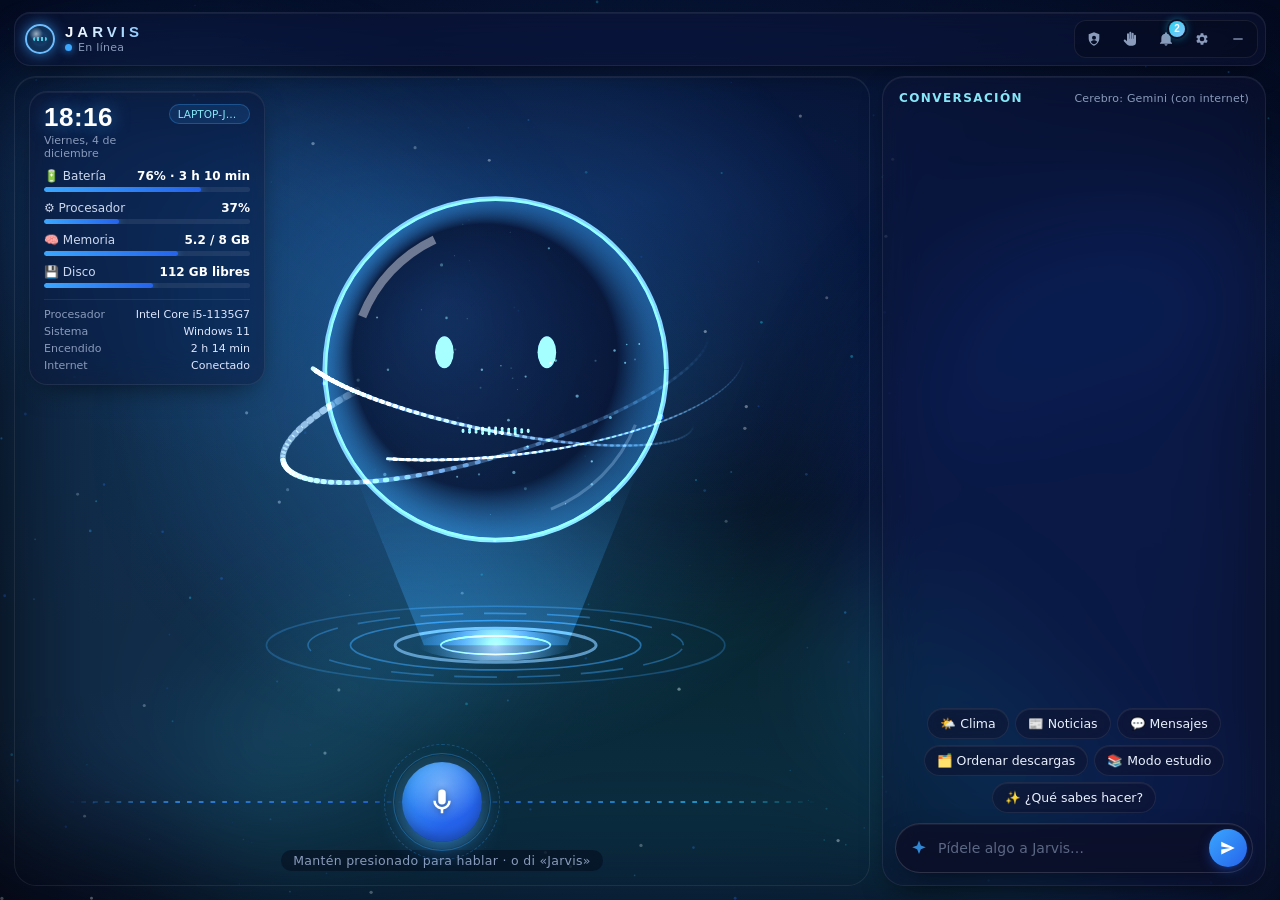
<file: jarvis/ui/index.html>
<!doctype html>
<html lang="es">
<head>
  <meta charset="utf-8">
  <meta name="viewport" content="width=device-width, initial-scale=1">
  <title>Jarvis</title>
  <link rel="stylesheet" href="style.css">
</head>
<body data-estado="esperando" data-tema="holograma">
  <canvas id="fondo"></canvas>
  <div class="aurora" aria-hidden="true"><i></i><i></i><i></i></div>

  <main class="marco">
    <header class="barra">
      <div class="marca">
        <span class="logo" aria-hidden="true"></span>
        <div class="marca-texto">
          <span class="titulo">JARVIS</span>
          <span class="estado-chip"><span class="estado-punto" id="punto"></span><span class="estado-texto" id="estadoTexto">Iniciando…</span></span>
        </div>
      </div>
      <nav class="acciones">
      <button class="icono-btn" id="btnVigilar" title="Vigilar el computador mientras no estás" aria-label="Vigilar">
        <svg viewBox="0 0 24 24" width="16" height="16"><path fill="currentColor" d="M12 2 4 5v6c0 5 3.4 9.7 8 11 4.6-1.3 8-6 8-11V5Zm0 5a3 3 0 1 1 0 6 3 3 0 0 1 0-6Zm0 13c-2-.7-3.7-2.1-4.8-4 .9-1.4 2.8-2.3 4.8-2.3s3.9.9 4.8 2.3c-1.1 1.9-2.8 3.3-4.8 4Z"/></svg>
      </button>
      <button class="icono-btn" id="btnGestos" title="Gestos con la cámara (lenguaje de señas)" aria-label="Gestos">
        <svg viewBox="0 0 24 24" width="16" height="16"><path fill="currentColor" d="M21 7a1.5 1.5 0 0 0-3 0v4.5h-.5V4a1.5 1.5 0 0 0-3 0v7.5H14V2.5a1.5 1.5 0 0 0-3 0v9h-.5V5a1.5 1.5 0 0 0-3 0v10.3l-2.3-2.2a1.6 1.6 0 0 0-2.3 2.2l4.6 5.1A5 5 0 0 0 11.2 22H16a5 5 0 0 0 5-5Z"/></svg>
      </button>
      <button class="icono-btn agenda-btn" id="btnAgenda" title="Recordatorios, rutinas y memoria" aria-label="Agenda">
        <svg viewBox="0 0 24 24" width="16" height="16"><path fill="currentColor" d="M12 22a2.5 2.5 0 0 0 2.45-2h-4.9A2.5 2.5 0 0 0 12 22Zm7-6V11a7 7 0 0 0-5.5-6.84V3.5a1.5 1.5 0 0 0-3 0v.66A7 7 0 0 0 5 11v5l-2 2v1h18v-1Z"/></svg>
        <span class="insignia" id="insignia" hidden>0</span>
      </button>
      <button class="icono-btn" id="btnAjustes" title="Ajustes" aria-label="Ajustes">
        <svg viewBox="0 0 24 24" width="16" height="16"><path fill="currentColor" d="M19.4 13a7.6 7.6 0 0 0 0-2l2.1-1.6-2-3.5-2.5 1a7.3 7.3 0 0 0-1.7-1L15 3.3h-4l-.4 2.6a7.3 7.3 0 0 0-1.7 1l-2.5-1-2 3.5L6.5 11a7.6 7.6 0 0 0 0 2l-2.1 1.6 2 3.5 2.5-1a7.3 7.3 0 0 0 1.7 1l.4 2.6h4l.4-2.6a7.3 7.3 0 0 0 1.7-1l2.5 1 2-3.5ZM13 15.5A3.5 3.5 0 1 1 13 8.5a3.5 3.5 0 0 1 0 7Z" transform="translate(-1 0)"/></svg>
      </button>
      <button class="icono-btn" id="btnOcultar" title="Seguir en segundo plano" aria-label="Ocultar">
        <svg viewBox="0 0 24 24" width="16" height="16"><path fill="currentColor" d="M5 11h14v2H5z"/></svg>
      </button>
      </nav>
    </header>

    <div class="cuerpo">
      <!-- Escenario: el orbe holográfico, el panel del equipo y el botón para hablar -->
      <section class="escena" id="escena">
        <canvas id="orbe" aria-label="Jarvis"></canvas>

        <aside class="sistema" id="sistema" aria-label="Tu equipo">
          <div class="sis-cabeza">
            <div><b id="sisHora">--:--</b><small id="sisFecha"></small></div>
            <span class="sis-equipo" id="sisEquipo">Tu equipo</span>
          </div>
          <div class="sis-fila" id="sisBateria"><span>🔋 Batería</span><em>--</em><i><u></u></i></div>
          <div class="sis-fila" id="sisCpu"><span>⚙️ Procesador</span><em>--</em><i><u></u></i></div>
          <div class="sis-fila" id="sisRam"><span>🧠 Memoria</span><em>--</em><i><u></u></i></div>
          <div class="sis-fila" id="sisDisco"><span>💾 Disco</span><em>--</em><i><u></u></i></div>
          <ul class="sis-datos" id="sisDatos"></ul>
        </aside>

        <div class="gesto" id="gesto" hidden></div>

        <div class="consola">
          <canvas class="onda" id="onda" height="60"></canvas>
          <button class="mic" id="btnMic" title="Mantén presionado para hablar (o la barra espaciadora)" aria-label="Mantén presionado para hablar">
            <span class="orbita o1"></span><span class="orbita o2"></span>
            <svg viewBox="0 0 24 24" width="30" height="30"><path fill="currentColor" d="M12 14a3 3 0 0 0 3-3V5a3 3 0 0 0-6 0v6a3 3 0 0 0 3 3Zm5-3a5 5 0 0 1-10 0H5a7 7 0 0 0 6 6.92V21h2v-3.08A7 7 0 0 0 19 11h-2Z"/></svg>
          </button>
          <div class="pista" id="pista">Mantén presionado para hablar · o di «Jarvis»</div>
        </div>
      </section>

      <!-- Conversación -->
      <section class="lateral">
        <div class="lateral-cabeza"><span>Conversación</span><small id="cerebro"></small></div>
        <section class="chat" id="chat"></section>
        <div class="sugerencias" aria-label="Sugerencias">
          <button type="button" data-orden="¿Qué clima hace hoy?">🌤️ Clima</button>
          <button type="button" data-orden="Dame las noticias">📰 Noticias</button>
          <button type="button" data-orden="¿Tengo mensajes nuevos?">💬 Mensajes</button>
          <button type="button" data-orden="Ordena mis descargas por tipo">🗂️ Ordenar descargas</button>
          <button type="button" data-orden="Modo estudio">📚 Modo estudio</button>
          <button type="button" data-orden="Ayuda">✨ ¿Qué sabes hacer?</button>
        </div>
        <ul class="resultados" id="resultados"></ul>
        <form class="entrada" id="formulario">
          <svg class="entrada-icono" viewBox="0 0 24 24" width="18" height="18" aria-hidden="true"><path fill="currentColor" d="M12 2 9.5 8.5 3 11l6.5 2.5L12 20l2.5-6.5L21 11l-6.5-2.5Z"/></svg>
          <input id="texto" autocomplete="off" placeholder="Pídele algo a Jarvis…">
          <button type="submit" class="enviar" aria-label="Enviar">
            <svg viewBox="0 0 24 24" width="18" height="18"><path fill="currentColor" d="M3 20.5 21 12 3 3.5v6.6l12 1.9-12 1.9z"/></svg>
          </button>
        </form>
      </section>
    </div>
  </main>

  <!-- Panel de ajustes -->
  <aside class="ajustes" id="panelAjustes" hidden>
    <div class="ajustes-caja agenda">
      <h2>Ajustes</h2>
      <label>Cerebro para conversar
        <select id="proveedor">
          <option value="local">Solo local: todo en tu portátil, sin internet</option>
          <option value="auto">Automático: Gemini con internet, Ollama sin él</option>
          <option value="gemini">Gemini de Google (gratis)</option>
          <option value="ollama">Ollama (gratis y sin internet)</option>
          <option value="claude">Claude (de pago)</option>
        </select>
      </label>
      <div id="campoOllama" class="campo" hidden>
        <label>Cerebro de Ollama
          <select id="ollamaModelo">
            <option value="qwen2.5:1.5b">Rápido (responde más o menos el doble de rápido)</option>
            <option value="qwen2.5:3b">Más listo (más lento en portátiles sin tarjeta gráfica)</option>
          </select>
        </label>
        <small id="ollamaEstado">Revisando Ollama…</small>
        <div class="chips"><button type="button" id="btnOllamaRapido" hidden>⬇️ Descargar el cerebro rápido (1 GB)</button></div>
        <div class="chips"><button type="button" id="btnOllama">⬇️ Instalar Ollama (unos 2 GB)</button></div>
      </div>
      <label id="campoGemini">Clave de Gemini
        <input type="password" id="claveGemini" placeholder="AIza…" autocomplete="off">
        <small id="geminiEstado"></small>
        <small>¿No tienes? Entra a <b>aistudio.google.com</b> → «Get API key» → «Crear clave de API». Es gratis.</small>
      </label>
      <label id="campoClaude" hidden>Clave de Claude
        <input type="password" id="clave" placeholder="sk-ant-…" autocomplete="off">
        <small id="claveEstado">Sin clave: Jarvis solo hace las órdenes del computador.</small>
      </label>
      <label>Voz
        <select id="motor">
          <option value="piper">Natural, sin internet (recomendada)</option>
          <option value="edge">Más natural, con internet</option>
          <option value="windows">Voz de Windows</option>
        </select>
      </label>
      <label>Colores
        <select id="tema">
          <option value="holograma">Holograma (azul)</option>
          <option value="aurora">Aurora (multicolor)</option>
          <option value="oceano">Océano (azul original)</option>
          <option value="esmeralda">Esmeralda</option>
          <option value="atardecer">Atardecer</option>
        </select>
      </label>
      <label class="fila"><input type="checkbox" id="conversacion"> Seguir escuchando después de responder</label>
      <label class="fila"><input type="checkbox" id="gestosInicio"> Encender los gestos con la cámara al abrir Jarvis</label>
      <small>Gestos: ✋ hablar · ✊ silencio · 👍 sí · 👎 no · ☝️ subir volumen · ✌️ bajar volumen · 🤟 mostrar u ocultar.
        También puedes arrastrar un PDF o Word a la ventana para que lo resuma.</small>
      <section>
        <h3>🛡️ Seguridad</h3>
        <div class="chips">
          <button type="button" data-orden="aprende mi voz" id="btnVoz">🎙️ Aprender mi voz</button>
          <button type="button" data-orden="aprende mi cara" id="btnCara">🙂 Aprender mi cara</button>
        </div>
        <small id="identidadEstado"></small>
        <label class="fila"><input type="checkbox" id="soloDueno"> Solo obedecer a mi voz (o a mi cara frente a la cámara)</label>
        <label class="fila"><input type="checkbox" id="avisosSeguridad"> Avisarme de memorias USB nuevas y del disco casi lleno</label>
        <small>Con 🛡️ arriba (o diciendo «vigila el computador»), si alguien usa el PC mientras no estás le toma una foto y lo bloquea.</small>
      </section>
      <section>
        <h3>📱 Celular</h3>
        <label class="fila"><input type="checkbox" id="celular"> Hablar con Jarvis desde el celular (mismo wifi)</label>
        <div class="qr" id="qrCaja" hidden>
          <div id="qr"></div>
          <div><small>Escanéalo con la cámara del celular y luego «Añadir a pantalla de inicio».</small>
            <code id="direccion"></code>
            <button type="button" id="btnCodigo" class="enlace">Cambiar código (desvincula los celulares)</button></div>
        </div>
      </section>
      <div class="botones">
        <button type="button" id="btnNueva">Nueva conversación</button>
        <button type="button" id="btnGuardar" class="primario">Guardar</button>
      </div>
    </div>
  </aside>

  <!-- Panel de agenda: recordatorios, rutinas y memoria -->
  <aside class="ajustes" id="panelAgenda" hidden>
    <div class="ajustes-caja agenda">
      <h2>Tu agenda</h2>
      <section>
        <h3>Recordatorios y alarmas</h3>
        <ul class="lista" id="listaAvisos"></ul>
        <small>Di «recuérdame en 20 minutos…» o «pon una alarma a las 7».</small>
      </section>
      <section>
        <h3>Rutinas</h3>
        <div class="chips" id="listaRutinas"></div>
        <small>Di «modo estudio», o pídele a Jarvis que cree una rutina nueva.</small>
      </section>
      <section>
        <h3>Lo que Jarvis recuerda de ti</h3>
        <ul class="lista" id="listaDatos"></ul>
        <small id="infoResumenes">Di «recuerda que…» para que lo guarde.</small>
      </section>
      <div class="botones"><button type="button" id="btnCerrarAgenda" class="primario">Cerrar</button></div>
    </div>
  </aside>

  <script src="app.js"></script>
</body>
</html>
</file>
<file: jarvis/ui/style.css>
/* =========================================================
   Jarvis v6.1 · diseño "glass HUD"
   Paneles de vidrio, luz de aurora y el holograma como protagonista.
   ========================================================= */
:root {
  --fondo: #04050d;
  /* paleta del tema (cambia con body[data-tema]) */
  --c1: #22d3ee; --c2: #8b5cf6; --c3: #ec4899; --c4: #f59e0b;
  --cielo1: #17114a; --cielo2: #070822;
  --neon: var(--c1);
  --neon2: color-mix(in srgb, var(--c1) 55%, white);
  --neon-suave: color-mix(in srgb, var(--c2) 45%, #0a0a2a);
  --texto: #e8f1ff;
  --tenue: #8a9bbb;
  --apagado: #5b6884;
  --alerta: #ff5a6e;
  --ok: #34d399;
  /* vidrio */
  --vidrio: rgba(16, 20, 48, .46);
  --vidrio-fuerte: rgba(12, 15, 38, .78);
  --borde: rgba(255, 255, 255, .08);
  --borde-fuerte: rgba(255, 255, 255, .14);
  --brillo: inset 0 1px 0 rgba(255, 255, 255, .06);
  --sombra: 0 10px 30px -12px rgba(0, 0, 0, .7);
  --radio: 18px;
  --nivel: 0;          /* volumen de la voz, 0..1 (lo mueve app.js) */
  --rx: 0deg;          /* inclinación 3D según el ratón */
  --ry: 0deg;
}
* { box-sizing: border-box; }
html, body { margin: 0; height: 100%; color: var(--texto); overflow: hidden;
  font-family: "Segoe UI Variable Text", "Segoe UI Variable", "Segoe UI", system-ui, sans-serif;
  -webkit-font-smoothing: antialiased; }
body { background:
    radial-gradient(ellipse 90% 50% at 50% 22%, var(--cielo1) 0%, transparent 70%),
    radial-gradient(ellipse 120% 70% at 50% 110%, color-mix(in srgb, var(--c2) 14%, transparent), transparent 60%),
    linear-gradient(var(--cielo2), var(--fondo) 70%);
  transition: background .6s; }
body[data-tema="holograma"] { --c1: #3ba7ff; --c2: #2563eb; --c3: #22d3ee; --c4: #93c5fd; --cielo1: #0a1f4d; --cielo2: #030a1f; }
body[data-tema="oceano"] { --c1: #1fa3ff; --c2: #63c6ff; --c3: #3b82f6; --c4: #93c5fd; --cielo1: #0b2a55; --cielo2: #04102a; }
body[data-tema="esmeralda"] { --c1: #34d399; --c2: #22d3ee; --c3: #a3e635; --c4: #facc15; --cielo1: #053b33; --cielo2: #031a1c; }
body[data-tema="atardecer"] { --c1: #fb923c; --c2: #f43f5e; --c3: #c026d3; --c4: #facc15; --cielo1: #4a1033; --cielo2: #1c0717; }
/* el estado tiñe la escena: verde al escuchar, violeta al pensar, color del tema al hablar */
body { --estado: var(--c1); }
body[data-estado="escuchando"] { --estado: #34d399; }
body[data-estado="pensando"] { --estado: #a78bfa; }
body[data-estado="hablando"] { --estado: var(--c3); }
body[data-estado="dormido"] { --estado: #64748b; }
body[data-estado="sin_voz"] { --estado: var(--alerta); }
::selection { background: color-mix(in srgb, var(--c2) 50%, transparent); }

#fondo { position: fixed; inset: 0; width: 100%; height: 100%; z-index: 0; opacity: .7; }
/* manchas de luz que se mueven despacio */
.aurora { position: fixed; inset: 0; z-index: 0; pointer-events: none; overflow: hidden; filter: blur(60px); opacity: .55; }
.aurora i { position: absolute; border-radius: 50%; mix-blend-mode: screen; }
.aurora i:nth-child(1) { width: 60vw; height: 60vw; left: -18vw; top: 8vh; background: color-mix(in srgb, var(--c1) 45%, transparent); animation: deriva 22s ease-in-out infinite; }
.aurora i:nth-child(2) { width: 55vw; height: 55vw; right: -20vw; top: 22vh; background: color-mix(in srgb, var(--c2) 50%, transparent); animation: deriva 28s ease-in-out -6s infinite reverse; }
.aurora i:nth-child(3) { width: 70vw; height: 40vw; left: 15vw; bottom: -18vh; background: color-mix(in srgb, var(--c3) 30%, transparent); animation: deriva 34s ease-in-out -12s infinite; }

.marco { position: relative; z-index: 1; height: 100%; display: flex; flex-direction: column; gap: 10px; padding: 12px 14px 14px; }

/* ---------- barra superior ---------- */
.barra { display: flex; align-items: center; gap: 10px; padding: 7px 7px 7px 10px; border-radius: 16px;
  background: var(--vidrio); border: 1px solid var(--borde); box-shadow: var(--brillo), var(--sombra);
  backdrop-filter: blur(18px) saturate(1.4); }
.marca { display: flex; align-items: center; gap: 10px; min-width: 0; }
.logo { position: relative; flex: none; width: 30px; height: 30px; border-radius: 50%;
  background: radial-gradient(circle at 35% 30%, rgba(255,255,255,.6), transparent 28%),
    radial-gradient(circle, color-mix(in srgb, var(--c1) 30%, #03081c) 35%, #03081c 72%);
  border: 2px solid color-mix(in srgb, var(--estado) 75%, white);
  box-shadow: 0 0 14px color-mix(in srgb, var(--estado) 70%, transparent), inset 0 0 8px color-mix(in srgb, var(--c1) 50%, transparent);
  transition: border-color .4s, box-shadow .4s; }
.logo::after { content: ""; position: absolute; left: 22%; right: 22%; top: 44%; height: 12%; border-radius: 2px;
  background: repeating-linear-gradient(90deg, color-mix(in srgb, var(--c3) 80%, white) 0 2px, transparent 2px 4px); opacity: .9; }
body.vigilando .logo { border-color: #f43f5e; box-shadow: 0 0 14px #f43f5e; }
.marca-texto { display: flex; flex-direction: column; gap: 2px; min-width: 0; }
.titulo { font-family: "Segoe UI Variable Display", "Segoe UI", sans-serif; font-weight: 700; font-size: 15px; letter-spacing: 4px; line-height: 1;
  background: linear-gradient(90deg, #fff, color-mix(in srgb, var(--c1) 60%, white)); -webkit-background-clip: text; background-clip: text; color: transparent; }
.estado-chip { display: inline-flex; align-items: center; gap: 6px; font-size: 11px; color: var(--tenue); letter-spacing: .3px; }
.estado-punto { width: 7px; height: 7px; border-radius: 50%; background: var(--apagado); flex: none; transition: background .3s, box-shadow .3s; }
.estado-punto.vivo { background: var(--estado); box-shadow: 0 0 8px var(--estado); animation: latido 1.6s ease-in-out infinite; }
.estado-punto.error { background: var(--alerta); box-shadow: 0 0 8px var(--alerta); }
.estado-texto { white-space: nowrap; }
.acciones { margin-left: auto; display: flex; gap: 4px; padding: 3px; border-radius: 12px; background: rgba(0, 0, 0, .22); border: 1px solid var(--borde); }
.icono-btn { position: relative; display: grid; place-items: center; width: 32px; height: 30px; padding: 0; background: transparent;
  border: 1px solid transparent; color: var(--tenue); border-radius: 9px; cursor: pointer; transition: background .2s, color .2s, border-color .2s, transform .15s; }
.icono-btn:hover { background: rgba(255, 255, 255, .07); color: var(--texto); border-color: var(--borde-fuerte); }
.icono-btn:active { transform: scale(.92); }
.icono-btn:focus-visible, .mic:focus-visible, .chips button:focus-visible, .sugerencias button:focus-visible { outline: 2px solid var(--neon); outline-offset: 2px; }

/* ---------- cuerpo horizontal: escenario a la izquierda, conversación a la derecha ---------- */
.cuerpo { flex: 1 1 auto; min-height: 0; display: grid; grid-template-columns: minmax(0, 1fr) minmax(340px, 30vw); gap: 12px; }
.escena { position: relative; min-height: 0; border-radius: 22px; overflow: hidden;
  background: radial-gradient(ellipse 60% 55% at 50% 45%, color-mix(in srgb, var(--c1) 9%, transparent), transparent 70%);
  border: 1px solid var(--borde); box-shadow: var(--brillo); }
#orbe { position: absolute; inset: 0; width: 100%; height: 100%; display: block; }

/* panel del equipo en la esquina */
.sistema { position: absolute; left: 14px; top: 14px; z-index: 2; width: 236px; padding: 12px 14px; display: flex; flex-direction: column; gap: 9px;
  border-radius: 18px; background: var(--vidrio); border: 1px solid var(--borde); backdrop-filter: blur(16px) saturate(1.3);
  box-shadow: var(--brillo), var(--sombra); font-size: 12px; }
.sis-cabeza { display: flex; align-items: flex-start; justify-content: space-between; gap: 8px; }
.sis-cabeza b { display: block; font-family: "Segoe UI Variable Display", "Segoe UI", sans-serif; font-size: 26px; font-weight: 600; line-height: 1;
  letter-spacing: .5px; color: #fff; text-shadow: 0 0 18px color-mix(in srgb, var(--c1) 60%, transparent); }
.sis-cabeza small { display: block; margin-top: 4px; color: var(--tenue); font-size: 11px; }
.sis-equipo { font-size: 10.5px; color: var(--neon2); padding: 3px 8px; border-radius: 999px; white-space: nowrap; max-width: 104px;
  overflow: hidden; text-overflow: ellipsis; background: color-mix(in srgb, var(--c1) 12%, transparent); border: 1px solid color-mix(in srgb, var(--c1) 30%, transparent); }
.sis-fila { display: grid; grid-template-columns: 1fr auto; gap: 4px 8px; align-items: center; }
.sis-fila span { color: #cdd8ee; }
.sis-fila em { font-style: normal; font-variant-numeric: tabular-nums; color: #fff; font-weight: 600; }
.sis-fila i { grid-column: 1 / -1; height: 5px; border-radius: 3px; background: rgba(255,255,255,.08); overflow: hidden; }
.sis-fila u { display: block; height: 100%; width: 0; border-radius: 3px; background: linear-gradient(90deg, var(--c1), var(--c2));
  box-shadow: 0 0 8px color-mix(in srgb, var(--c1) 70%, transparent); transition: width .8s cubic-bezier(.2,.8,.2,1), background .4s; }
.sis-fila.alto u { background: linear-gradient(90deg, #fb923c, #f43f5e); box-shadow: 0 0 8px #f43f5e; }
.sis-fila.cargando span::after { content: " ⚡"; }
.sis-datos { list-style: none; margin: 2px 0 0; padding: 8px 0 0; border-top: 1px solid var(--borde); display: flex; flex-direction: column; gap: 4px;
  color: var(--tenue); font-size: 11px; }
.sis-datos li { display: flex; justify-content: space-between; gap: 8px; }
.sis-datos li b { color: #dfe7ff; font-weight: 500; text-align: right; overflow: hidden; text-overflow: ellipsis; white-space: nowrap; max-width: 140px; }

/* consola de voz: onda a los lados y el botón para hablar */
.consola { position: absolute; left: 0; right: 0; bottom: 14px; z-index: 2; display: flex; flex-direction: column; align-items: center; gap: 8px; pointer-events: none; }
.consola > * { pointer-events: auto; }
.onda { position: absolute; left: 6%; right: 6%; top: 14px; width: 88%; height: 52px; opacity: .9; pointer-events: none;
  -webkit-mask-image: linear-gradient(90deg, transparent, #000 15%, #000 40%, transparent 45% 55%, #000 60%, #000 85%, transparent);
          mask-image: linear-gradient(90deg, transparent, #000 15%, #000 40%, transparent 45% 55%, #000 60%, #000 85%, transparent); }
.mic { position: relative; z-index: 1; width: 80px; height: 80px; border-radius: 50%; cursor: pointer; color: #fff; border: none; padding: 0;
  touch-action: none; user-select: none;
  background:
    radial-gradient(circle at 50% 28%, rgba(255,255,255,.32), transparent 55%),
    linear-gradient(145deg, var(--c1), var(--c2) 70%);
  box-shadow: 0 10px 30px -8px color-mix(in srgb, var(--c1) 85%, transparent), 0 0 0 7px rgba(255,255,255,.04), inset 0 -5px 12px rgba(0,0,0,.28);
  display: grid; place-items: center; transition: transform .15s, box-shadow .3s, background .3s, filter .3s; }
.mic:hover { filter: brightness(1.08); }
.mic svg { position: relative; z-index: 1; filter: drop-shadow(0 1px 3px rgba(0,0,0,.35)); pointer-events: none; }
.orbita { position: absolute; inset: -9px; border-radius: 50%; border: 1px solid color-mix(in srgb, var(--c1) 35%, transparent); pointer-events: none; }
.orbita.o2 { inset: -18px; border: 1px dashed color-mix(in srgb, var(--c1) 28%, transparent); animation: rodar 18s linear infinite; }
/* mientras lo mantienes presionado */
.mic.presionado { transform: scale(.93); background: radial-gradient(circle at 50% 28%, rgba(255,255,255,.35), transparent 55%), linear-gradient(145deg, #6ee7b7, #10b981 70%);
  box-shadow: 0 0 0 8px rgba(52,211,153,.16), 0 0 44px #34d399; }
.mic.presionado .orbita.o1 { animation: pulso 1s ease-out infinite; border-color: #34d399; }
.mic.presionado .orbita.o2 { animation: pulso 1s ease-out .35s infinite; border-style: solid; border-color: #34d399; }
body[data-estado="escuchando"] .mic { background: radial-gradient(circle at 50% 28%, rgba(255,255,255,.3), transparent 55%), linear-gradient(145deg, #6ee7b7, #10b981 70%);
  box-shadow: 0 0 0 7px rgba(52,211,153,.12), 0 0 36px #34d399; }
body[data-estado="escuchando"] .orbita.o1 { animation: pulso 1.3s ease-out infinite; border-color: #34d399; }
body[data-estado="pensando"] .mic { background: radial-gradient(circle at 50% 28%, rgba(255,255,255,.28), transparent 55%), linear-gradient(145deg, #a78bfa, #7c3aed);
  box-shadow: 0 0 0 7px rgba(167,139,250,.12), 0 0 30px #a78bfa; }
body[data-estado="pensando"] .orbita.o2 { animation: rodar 1.4s linear infinite; border-color: #a78bfa; }
body[data-estado="dormido"] .mic, body[data-estado="sin_voz"] .mic { filter: saturate(.35) brightness(.8); }
.pista { font-size: 12.5px; color: var(--tenue); letter-spacing: .3px; min-height: 17px; text-align: center; max-width: 70%; padding: 3px 12px; border-radius: 999px;
  white-space: nowrap; overflow: hidden; text-overflow: ellipsis; transition: color .3s; background: rgba(4, 8, 24, .45); backdrop-filter: blur(8px); }
body[data-estado="escuchando"] .pista { color: #6ee7b7; }

/* columna de la conversación */
.lateral { min-height: 0; display: flex; flex-direction: column; gap: 10px; padding: 12px; border-radius: 22px;
  background: var(--vidrio); border: 1px solid var(--borde); backdrop-filter: blur(18px) saturate(1.3); box-shadow: var(--brillo), var(--sombra); }
.lateral-cabeza { display: flex; align-items: baseline; justify-content: space-between; padding: 2px 4px 0; font-size: 12px; font-weight: 700;
  letter-spacing: 1.4px; text-transform: uppercase; color: var(--neon2); }
.lateral-cabeza small { font-size: 11px; font-weight: 500; letter-spacing: .2px; text-transform: none; color: var(--tenue); }

/* ---------- conversación ---------- */
.chat { flex: 1 1 auto; overflow-y: auto; display: flex; flex-direction: column; gap: 10px; padding: 10px 2px 4px; min-height: 60px;
  -webkit-mask-image: linear-gradient(to bottom, transparent 0, #000 24px); mask-image: linear-gradient(to bottom, transparent 0, #000 24px);
  scroll-behavior: smooth; }
.chat::-webkit-scrollbar, .resultados::-webkit-scrollbar, .agenda::-webkit-scrollbar { width: 6px; }
.chat::-webkit-scrollbar-thumb, .resultados::-webkit-scrollbar-thumb, .agenda::-webkit-scrollbar-thumb { background: rgba(255,255,255,.12); border-radius: 3px; }
.msg { position: relative; max-width: 84%; padding: 9px 14px; border-radius: 18px; font-size: 14px; line-height: 1.45;
  animation: aparecer .3s cubic-bezier(.2,.8,.2,1) both; overflow-wrap: anywhere; white-space: pre-wrap; }
.msg.yo { align-self: flex-end; color: #fff; border-bottom-right-radius: 6px;
  background: linear-gradient(135deg, color-mix(in srgb, var(--c2) 85%, #1a1040), color-mix(in srgb, var(--c3) 70%, #1a1040));
  box-shadow: 0 6px 18px -8px color-mix(in srgb, var(--c3) 70%, transparent), inset 0 1px 0 rgba(255,255,255,.15); }
.msg.jarvis { align-self: flex-start; margin-left: 30px; border-top-left-radius: 6px;
  background: var(--vidrio); border: 1px solid var(--borde); backdrop-filter: blur(14px) saturate(1.3); box-shadow: var(--brillo); }
/* mini avatar de Jarvis al lado de cada respuesta */
.msg.jarvis::before { content: ""; position: absolute; left: -30px; top: 0; width: 22px; height: 22px; border-radius: 8px;
  border-radius: 50%; background: radial-gradient(circle at 35% 30%, rgba(255,255,255,.55), transparent 30%),
    radial-gradient(circle, color-mix(in srgb, var(--c1) 35%, #03081c) 30%, #03081c 70%); border: 1.5px solid color-mix(in srgb, var(--c1) 80%, white);
  box-shadow: 0 0 10px color-mix(in srgb, var(--c1) 35%, transparent); }
.msg.jarvis + .msg.jarvis::before { visibility: hidden; }
.msg.escribiendo::after { content: ""; display: inline-block; width: 7px; height: 14px; margin-left: 3px; vertical-align: -2px; border-radius: 2px;
  background: var(--neon); animation: latido .8s infinite; }
.msg.error { border-color: color-mix(in srgb, var(--alerta) 60%, transparent); background: rgba(80, 10, 30, .45); color: #ffd6dc; }

/* sugerencias rápidas (solo cuando el chat está vacío) */
.sugerencias { display: none; flex-wrap: wrap; justify-content: center; gap: 6px; padding: 0 4px; }
body:has(#chat:empty) .sugerencias { display: flex; }
body:has(#chat:empty) .chat { flex: 1 1 auto; }
.sugerencias button { font: inherit; font-size: 12.5px; color: var(--texto); padding: 7px 12px; border-radius: 999px; cursor: pointer;
  background: var(--vidrio); border: 1px solid var(--borde); backdrop-filter: blur(12px); box-shadow: var(--brillo);
  transition: border-color .2s, background .2s, transform .15s; animation: aparecer .4s ease both; }
.sugerencias button:nth-child(2) { animation-delay: .05s; } .sugerencias button:nth-child(3) { animation-delay: .1s; }
.sugerencias button:nth-child(4) { animation-delay: .15s; } .sugerencias button:nth-child(5) { animation-delay: .2s; }
.sugerencias button:hover { border-color: color-mix(in srgb, var(--c1) 60%, transparent); background: color-mix(in srgb, var(--c1) 12%, var(--vidrio)); transform: translateY(-1px); }

.resultados { list-style: none; margin: 0; padding: 4px; max-height: 150px; overflow-y: auto; display: flex; flex-direction: column; gap: 3px;
  border-radius: 14px; background: var(--vidrio-fuerte); border: 1px solid var(--borde); backdrop-filter: blur(14px); }
.resultados:empty { display: none; }
.resultados li { display: flex; gap: 10px; align-items: center; padding: 7px 10px; border-radius: 10px; cursor: pointer; font-size: 13px;
  animation: aparecer .25s ease both; transition: background .15s; }
.resultados li:hover { background: rgba(255,255,255,.07); }
.resultados b { flex: none; display: grid; place-items: center; width: 22px; height: 22px; border-radius: 7px; font-size: 11.5px; color: #fff;
  background: linear-gradient(135deg, var(--c1), var(--c2)); }
.resultados span { white-space: nowrap; overflow: hidden; text-overflow: ellipsis; max-width: 45%; font-weight: 500; }
.resultados small { color: var(--apagado); overflow: hidden; text-overflow: ellipsis; white-space: nowrap; flex: 1; direction: rtl; text-align: left; font-size: 11.5px; }

/* barra para escribir */
.entrada { position: relative; display: flex; align-items: center; gap: 6px; flex: 0 0 auto; padding: 5px 5px 5px 14px; border-radius: 999px;
  background: var(--vidrio-fuerte); border: 1px solid var(--borde-fuerte); backdrop-filter: blur(18px) saturate(1.4); box-shadow: var(--brillo), var(--sombra);
  transition: border-color .2s, box-shadow .2s; }
.entrada:focus-within { border-color: color-mix(in srgb, var(--c1) 60%, transparent); box-shadow: var(--brillo), 0 0 0 4px color-mix(in srgb, var(--c1) 14%, transparent), var(--sombra); }
.entrada-icono { flex: none; color: var(--c1); opacity: .8; }
.entrada input { flex: 1; min-width: 0; background: none; border: none; color: var(--texto); padding: 8px 4px; font: inherit; font-size: 14px; outline: none; }
.entrada input::placeholder { color: var(--apagado); }
.entrada .enviar { flex: none; width: 38px; height: 38px; border-radius: 50%; border: none; cursor: pointer; color: #fff; display: grid; place-items: center;
  background: linear-gradient(135deg, var(--c1), var(--c2)); box-shadow: 0 4px 14px -4px color-mix(in srgb, var(--c2) 80%, transparent);
  transition: transform .15s, filter .2s; }
.entrada .enviar:hover { filter: brightness(1.12); transform: scale(1.05); }
.entrada .enviar:active { transform: scale(.92); }

/* ---------- paneles (ajustes y agenda) ---------- */
.ajustes { position: fixed; inset: 0; z-index: 5; display: flex; align-items: flex-end; justify-content: center;
  background: rgba(2, 4, 12, .55); backdrop-filter: blur(6px); animation: fundido .2s ease both; }
.ajustes[hidden] { display: none; }
.ajustes-caja { width: 100%; max-width: 520px; max-height: calc(100vh - 48px); overflow-y: auto; padding: 8px 18px 18px;
  display: flex; flex-direction: column; gap: 14px; border-radius: 24px 24px 0 0;
  background: linear-gradient(180deg, rgba(22, 26, 60, .92), rgba(10, 12, 32, .96)); border: 1px solid var(--borde-fuerte); border-bottom: none;
  box-shadow: 0 -20px 60px -10px rgba(0,0,0,.6), var(--brillo); backdrop-filter: blur(24px) saturate(1.4);
  animation: subir .32s cubic-bezier(.2,.9,.25,1) both; }
/* asa para que parezca una hoja que sube */
.ajustes-caja::before { content: ""; align-self: center; flex: none; width: 40px; height: 4px; border-radius: 2px; background: rgba(255,255,255,.2); margin-bottom: 2px; }
.ajustes h2 { margin: 0; font-family: "Segoe UI Variable Display", "Segoe UI", sans-serif; font-size: 20px; font-weight: 700; letter-spacing: .2px;
  background: linear-gradient(90deg, #fff, color-mix(in srgb, var(--c1) 55%, white)); -webkit-background-clip: text; background-clip: text; color: transparent; }
.ajustes label { display: flex; flex-direction: column; gap: 7px; font-size: 13px; font-weight: 500; color: #cdd8ee; }
.ajustes label.fila { flex-direction: row; align-items: center; gap: 10px; font-weight: 400; padding: 4px 0; cursor: pointer; }
.ajustes input[type=password], .ajustes select { font: inherit; font-size: 13px; color: var(--texto); padding: 10px 12px; border-radius: 12px; outline: none;
  background: rgba(0, 0, 0, .28); border: 1px solid var(--borde-fuerte); transition: border-color .2s, box-shadow .2s; }
.ajustes input[type=password]:focus, .ajustes select:focus { border-color: color-mix(in srgb, var(--c1) 60%, transparent); box-shadow: 0 0 0 3px color-mix(in srgb, var(--c1) 15%, transparent); }
.ajustes select { appearance: none; padding-right: 34px; cursor: pointer;
  background-image: url("data:image/svg+xml,%3Csvg xmlns='http://www.w3.org/2000/svg' viewBox='0 0 24 24'%3E%3Cpath fill='%238a9bbb' d='M7 10l5 5 5-5z'/%3E%3C/svg%3E");
  background-repeat: no-repeat; background-position: right 10px center; background-size: 18px; }
.ajustes select option { background: #0d1030; color: var(--texto); }
/* interruptores modernos en vez de casillas */
.ajustes input[type=checkbox] { appearance: none; flex: none; position: relative; width: 38px; height: 22px; margin: 0; border-radius: 999px; cursor: pointer;
  background: rgba(255,255,255,.12); border: 1px solid var(--borde-fuerte); transition: background .2s, border-color .2s; }
.ajustes input[type=checkbox]::after { content: ""; position: absolute; top: 2px; left: 2px; width: 16px; height: 16px; border-radius: 50%; background: #cbd5e1;
  box-shadow: 0 1px 3px rgba(0,0,0,.4); transition: transform .2s cubic-bezier(.3,1.4,.5,1), background .2s; }
.ajustes input[type=checkbox]:checked { background: linear-gradient(135deg, var(--c1), var(--c2)); border-color: transparent; }
.ajustes input[type=checkbox]:checked::after { transform: translateX(16px); background: #fff; }
.ajustes input[type=checkbox]:focus-visible { outline: 2px solid var(--neon); outline-offset: 2px; }
.ajustes small { color: var(--tenue); font-size: 11.5px; font-weight: 400; line-height: 1.45; }
.ajustes section { display: flex; flex-direction: column; gap: 8px; padding: 14px; border-radius: 16px;
  background: rgba(255,255,255,.035); border: 1px solid var(--borde); }
.agenda h3 { margin: 0; font-size: 11px; font-weight: 700; letter-spacing: 1.4px; color: var(--neon2); text-transform: uppercase; }
.botones { position: sticky; bottom: -18px; display: flex; gap: 8px; justify-content: flex-end; padding: 12px 0 2px; margin-top: auto;
  background: linear-gradient(transparent, rgba(10, 12, 32, .96) 35%); }
.botones button { font: inherit; font-size: 13px; background: rgba(255,255,255,.06); color: var(--texto); border: 1px solid var(--borde-fuerte); border-radius: 12px; padding: 9px 16px; cursor: pointer;
  transition: background .2s, filter .2s; }
.botones button:hover { background: rgba(255,255,255,.11); }
.botones .primario { background: linear-gradient(135deg, var(--c1), var(--c2)); color: #fff; border: none; font-weight: 600;
  box-shadow: 0 6px 18px -6px color-mix(in srgb, var(--c2) 80%, transparent); }
.botones .primario:hover { background: linear-gradient(135deg, var(--c1), var(--c2)); filter: brightness(1.12); }

/* ---------- gestos ---------- */
#btnGestos.activo { background: linear-gradient(135deg, var(--c1), var(--c2)); color: #fff; box-shadow: 0 0 12px color-mix(in srgb, var(--c1) 60%, transparent); }
.gesto { position: absolute; left: 50%; top: 18px; transform: translateX(-50%); z-index: 3; padding: 7px 16px; border-radius: 999px;
  background: var(--vidrio-fuerte); border: 1px solid color-mix(in srgb, var(--c2) 60%, transparent); backdrop-filter: blur(14px);
  box-shadow: 0 0 20px color-mix(in srgb, var(--c2) 40%, transparent); font-size: 15px; animation: aparecer .25s ease both; pointer-events: none; }
.gesto[hidden] { display: none; }
body.soltando::after { content: "📄  Suelta el documento para que lo resuma"; position: fixed; inset: 12px; z-index: 9; display: grid; place-items: center;
  border: 2px dashed color-mix(in srgb, var(--c1) 70%, transparent); border-radius: 22px; background: rgba(4, 8, 24, .82); backdrop-filter: blur(8px);
  color: var(--neon2); font-size: 16px; font-weight: 500; }

/* ---------- agenda ---------- */
.agenda-btn { position: relative; }
.insignia { position: absolute; top: -4px; right: -4px; min-width: 16px; height: 16px; padding: 0 4px; border-radius: 8px;
  background: linear-gradient(135deg, var(--c3), var(--c4)); color: #fff; font-size: 10px; font-weight: 700; line-height: 16px; text-align: center;
  box-shadow: 0 0 0 2px #0c0f26, 0 0 10px color-mix(in srgb, var(--c3) 70%, transparent); }
.insignia[hidden] { display: none; }
body.alerta .agenda-btn { animation: sacudir .6s ease-in-out 3; color: var(--texto); }
.lista { list-style: none; margin: 0; padding: 0; display: flex; flex-direction: column; gap: 6px; }
.lista:empty::before { content: "Nada por ahora."; color: var(--apagado); font-size: 12.5px; }
.lista li { display: flex; align-items: center; gap: 10px; padding: 9px 10px 9px 12px; border-radius: 12px; font-size: 13px;
  background: rgba(0,0,0,.22); border: 1px solid var(--borde); animation: aparecer .25s ease both; }
.lista li span { flex: 1; min-width: 0; overflow-wrap: anywhere; }
.lista li em { color: var(--neon2); font-style: normal; white-space: nowrap; font-size: 11.5px; padding: 2px 8px; border-radius: 999px;
  background: color-mix(in srgb, var(--c1) 12%, transparent); }
.lista li em:empty { display: none; }
.lista li button { flex: none; width: 24px; height: 24px; border-radius: 8px; background: none; border: none; color: var(--apagado); cursor: pointer; font-size: 12px; transition: background .15s, color .15s; }
.lista li button:hover { color: var(--alerta); background: rgba(255, 90, 110, .12); }
.chips { display: flex; flex-wrap: wrap; gap: 6px; }
.chips button { font: inherit; font-size: 12.5px; color: var(--texto); padding: 7px 13px; border-radius: 999px; cursor: pointer;
  background: rgba(255,255,255,.05); border: 1px solid var(--borde-fuerte); transition: border-color .2s, background .2s; }
.chips button:hover { border-color: color-mix(in srgb, var(--c1) 60%, transparent); background: color-mix(in srgb, var(--c1) 14%, transparent); }
.chips button[hidden] { display: none; }

/* ---------- seguridad y celular ---------- */
#btnVigilar.activo { background: linear-gradient(135deg, #f43f5e, #fb923c); color: #fff; box-shadow: 0 0 14px #f43f5e; animation: latido 1.8s infinite; }
body.vigilando .estado-punto { background: #f43f5e; box-shadow: 0 0 8px #f43f5e; }
body.vigilando .marco::before { content: "🛡️  Vigilando · si alguien usa el PC le tomo una foto"; position: absolute; top: 66px; left: 50%; transform: translateX(-50%);
  z-index: 3; font-size: 11.5px; padding: 5px 12px; border-radius: 999px; white-space: nowrap; color: #ffe4e6;
  background: rgba(90, 10, 34, .7); border: 1px solid rgba(244, 63, 94, .6); backdrop-filter: blur(10px); box-shadow: 0 0 18px rgba(244, 63, 94, .3); }
.qr { display: flex; gap: 14px; align-items: center; }
.qr[hidden] { display: none; }
#qr { flex: none; width: 128px; height: 128px; padding: 8px; background: #fff; border-radius: 14px; box-shadow: 0 0 24px color-mix(in srgb, var(--c1) 30%, transparent); }
#qr svg { width: 100%; height: 100%; display: block; }
.qr > div:last-child { display: flex; flex-direction: column; gap: 6px; min-width: 0; }
.qr code { font-size: 12px; color: var(--c1); overflow-wrap: anywhere; }
.enlace { background: none; border: none; color: var(--tenue); text-decoration: underline; cursor: pointer; padding: 0; font: inherit; font-size: 11.5px; text-align: left; }
.ajustes label.fila:has(input:disabled) { opacity: .45; cursor: not-allowed; }
.ajustes label[hidden] { display: none; }
.campo { display: flex; flex-direction: column; gap: 6px; } .campo[hidden] { display: none; }

/* ---------- animaciones ---------- */
@keyframes sacudir { 0%, 100% { transform: rotate(0); } 25% { transform: rotate(-14deg); } 75% { transform: rotate(14deg); } }
@keyframes respirar { 0%, 100% { opacity: .85; } 50% { opacity: 1; } }
@keyframes latido { 50% { opacity: .35; } }
@keyframes rodar { to { transform: rotate(360deg); } }
@keyframes rodarFondo { to { filter: hue-rotate(360deg); } }
@keyframes girar { to { transform: translate(-50%, -50%) rotate(360deg); } }
@keyframes orbitaA { from { transform: rotateX(74deg) rotateZ(0deg); } to { transform: rotateX(74deg) rotateZ(360deg); } }
@keyframes orbitaB { from { transform: rotateY(68deg) rotateZ(0deg); } to { transform: rotateY(68deg) rotateZ(-360deg); } }
@keyframes orbitaC { from { transform: rotateX(60deg) rotateY(25deg) rotateZ(0deg); } to { transform: rotateX(60deg) rotateY(25deg) rotateZ(360deg); } }
@keyframes barrido { from { top: -40%; } to { top: 100%; } }
@keyframes parpadeo { 0%, 100% { opacity: .55; } 48% { opacity: .55; } 50% { opacity: .35; } 52% { opacity: .6; } }
@keyframes pulso { from { transform: scale(1); opacity: .9; } to { transform: scale(1.6); opacity: 0; } }
@keyframes aparecer { from { opacity: 0; transform: translateY(8px); } to { opacity: 1; transform: none; } }
@keyframes fundido { from { opacity: 0; } to { opacity: 1; } }
@keyframes subir { from { transform: translateY(40px); opacity: 0; } to { transform: none; opacity: 1; } }
@keyframes deriva { 0%, 100% { transform: translate(0, 0) scale(1); } 33% { transform: translate(6vw, -4vh) scale(1.08); } 66% { transform: translate(-5vw, 5vh) scale(.95); } }

/* ventana estrecha (o vertical): todo en una columna */
@media (max-width: 900px) {
  .cuerpo { grid-template-columns: 1fr; grid-template-rows: minmax(300px, 52%) minmax(0, 1fr); }
  .sistema { width: 190px; padding: 10px 12px; gap: 7px; }
  .sis-datos { display: none; }
}
@media (max-height: 620px) { .sis-datos { display: none; } }
@media (prefers-reduced-motion: reduce) {
  *, *::before, *::after { animation-duration: .01ms !important; animation-iteration-count: 1 !important; transition: none !important; }
}
</file>
